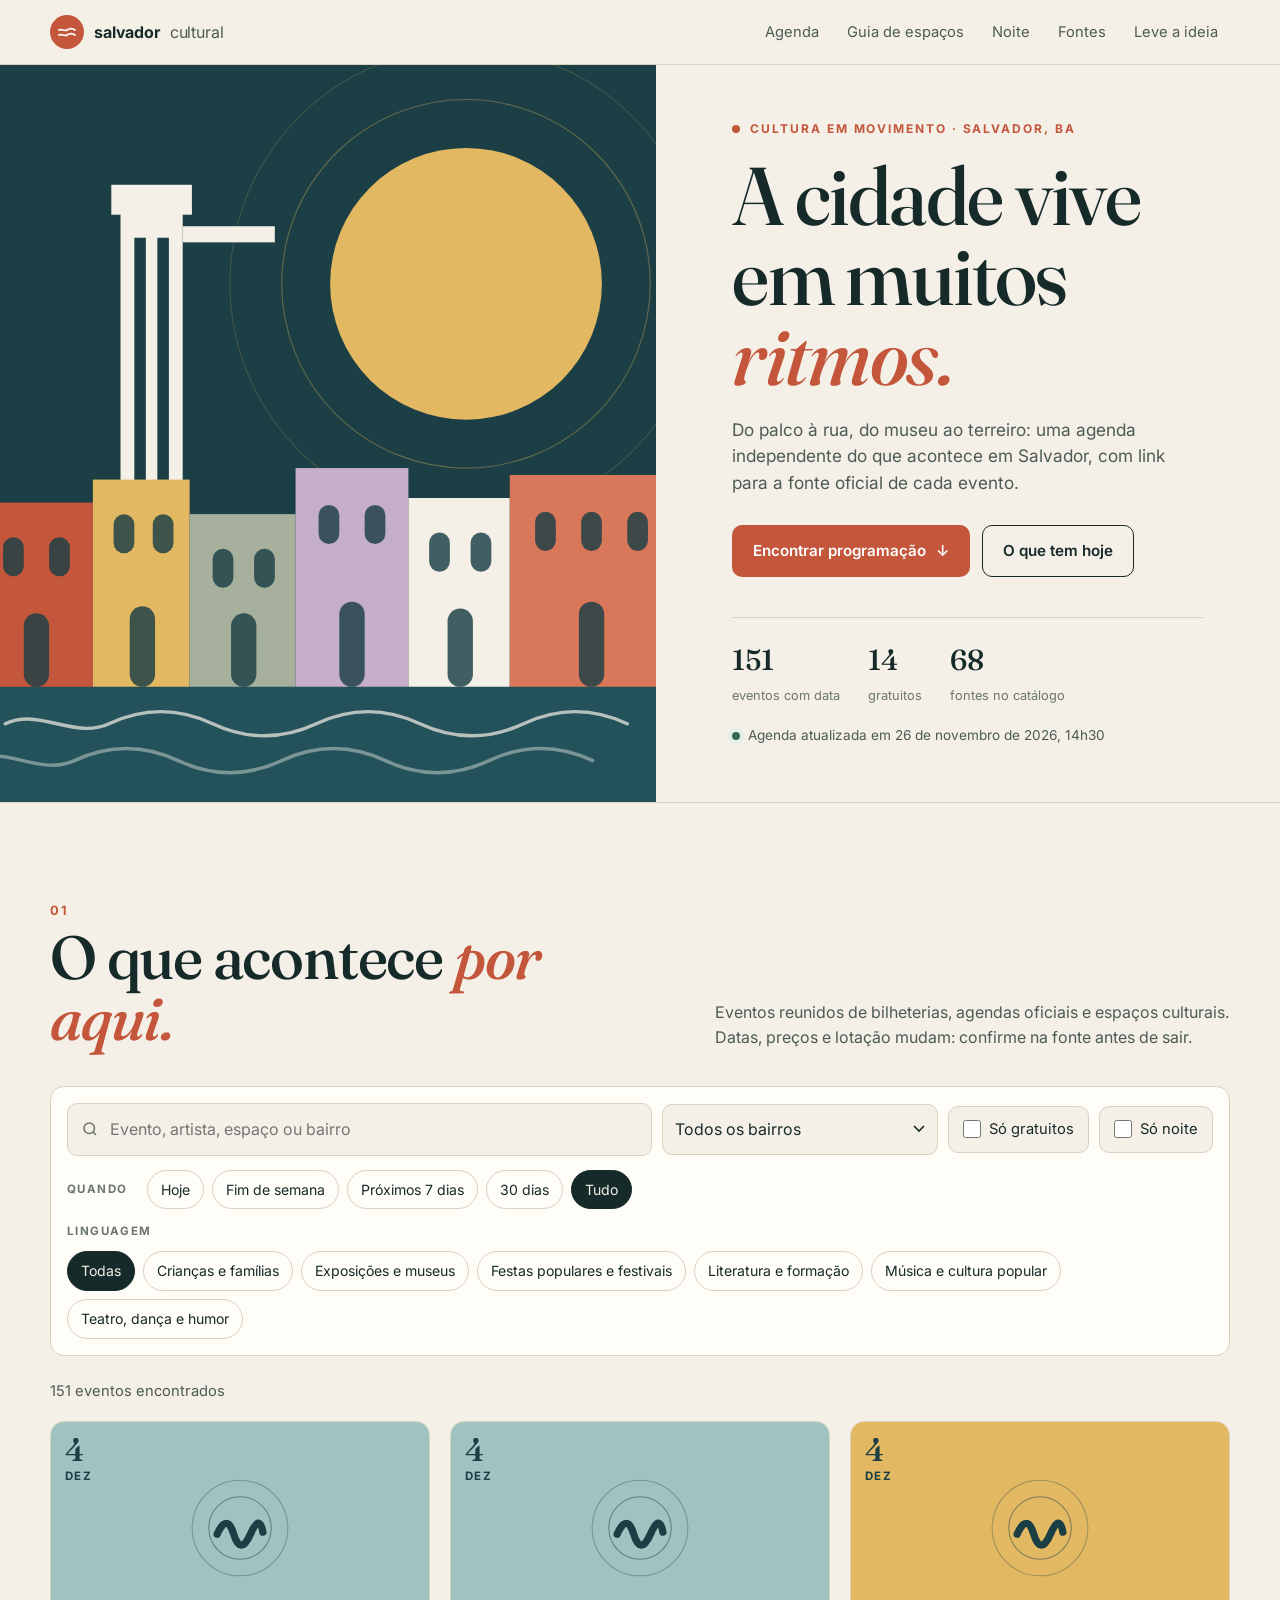
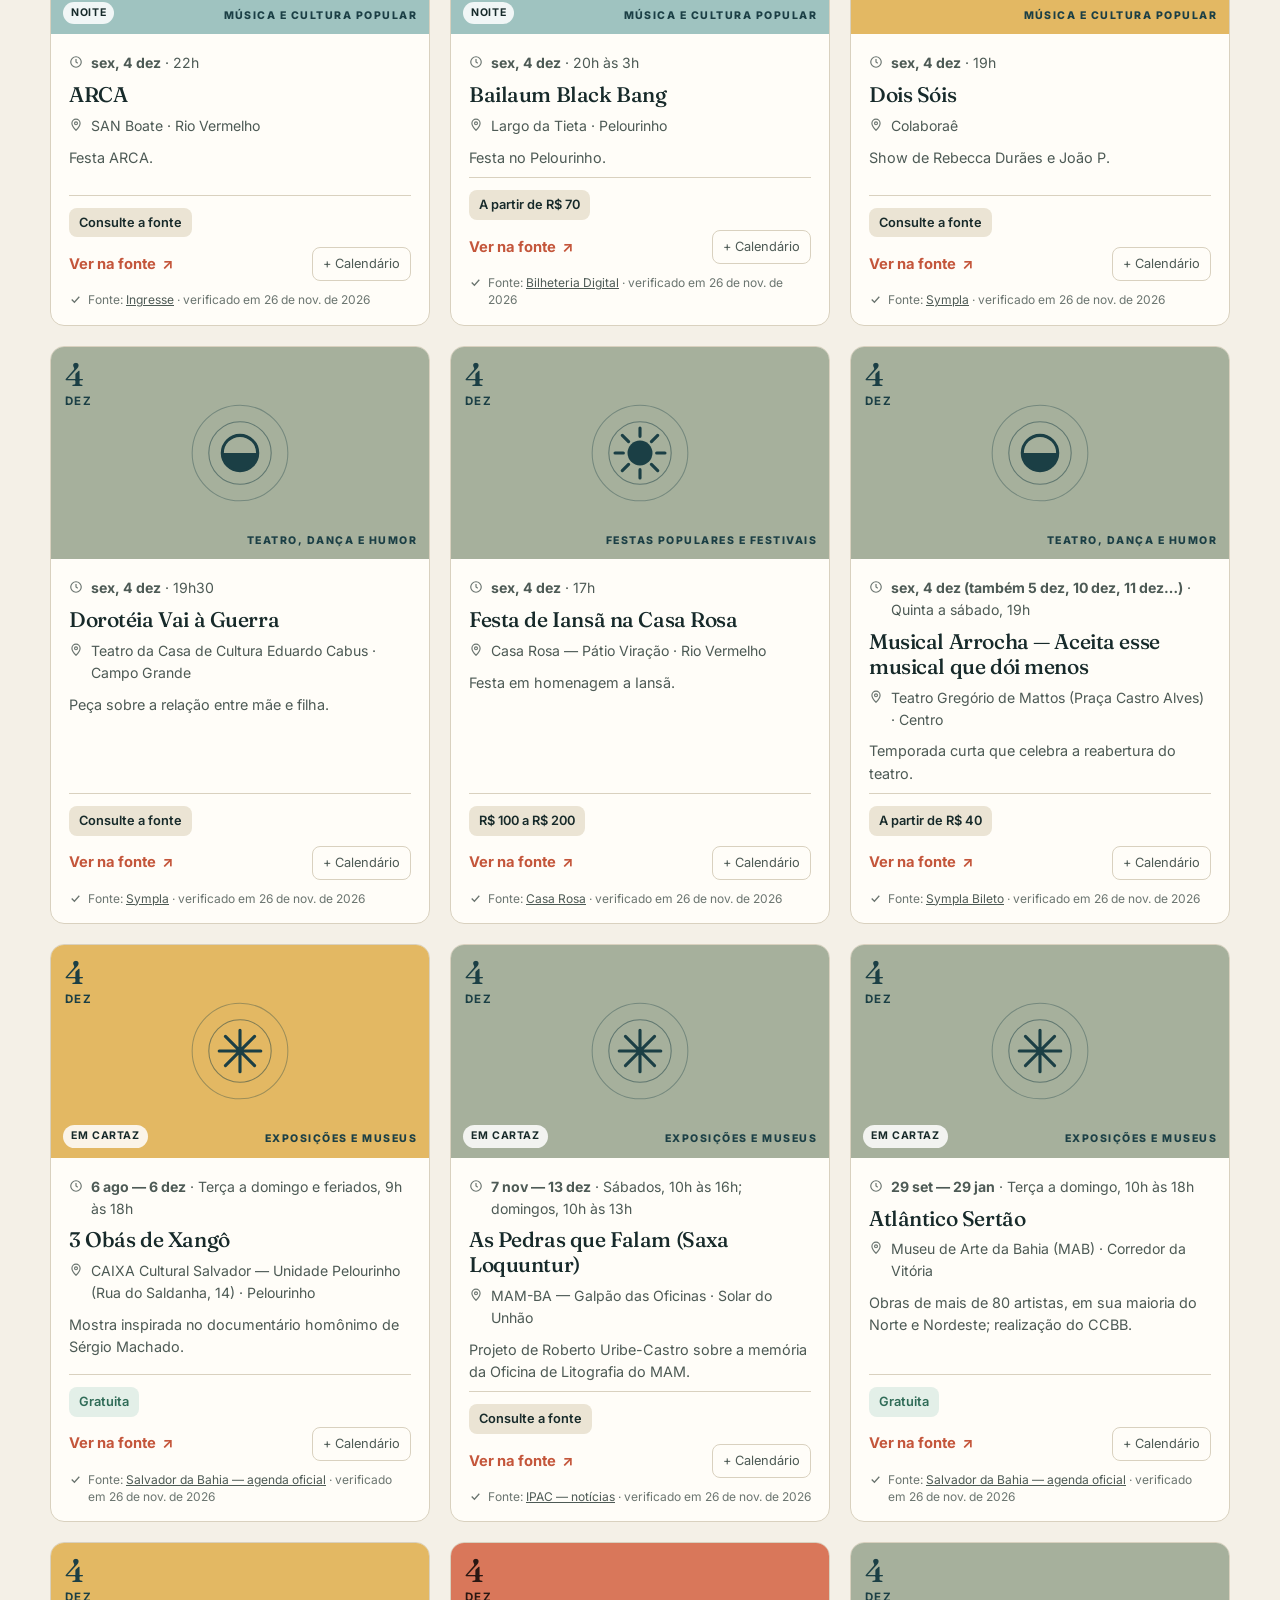
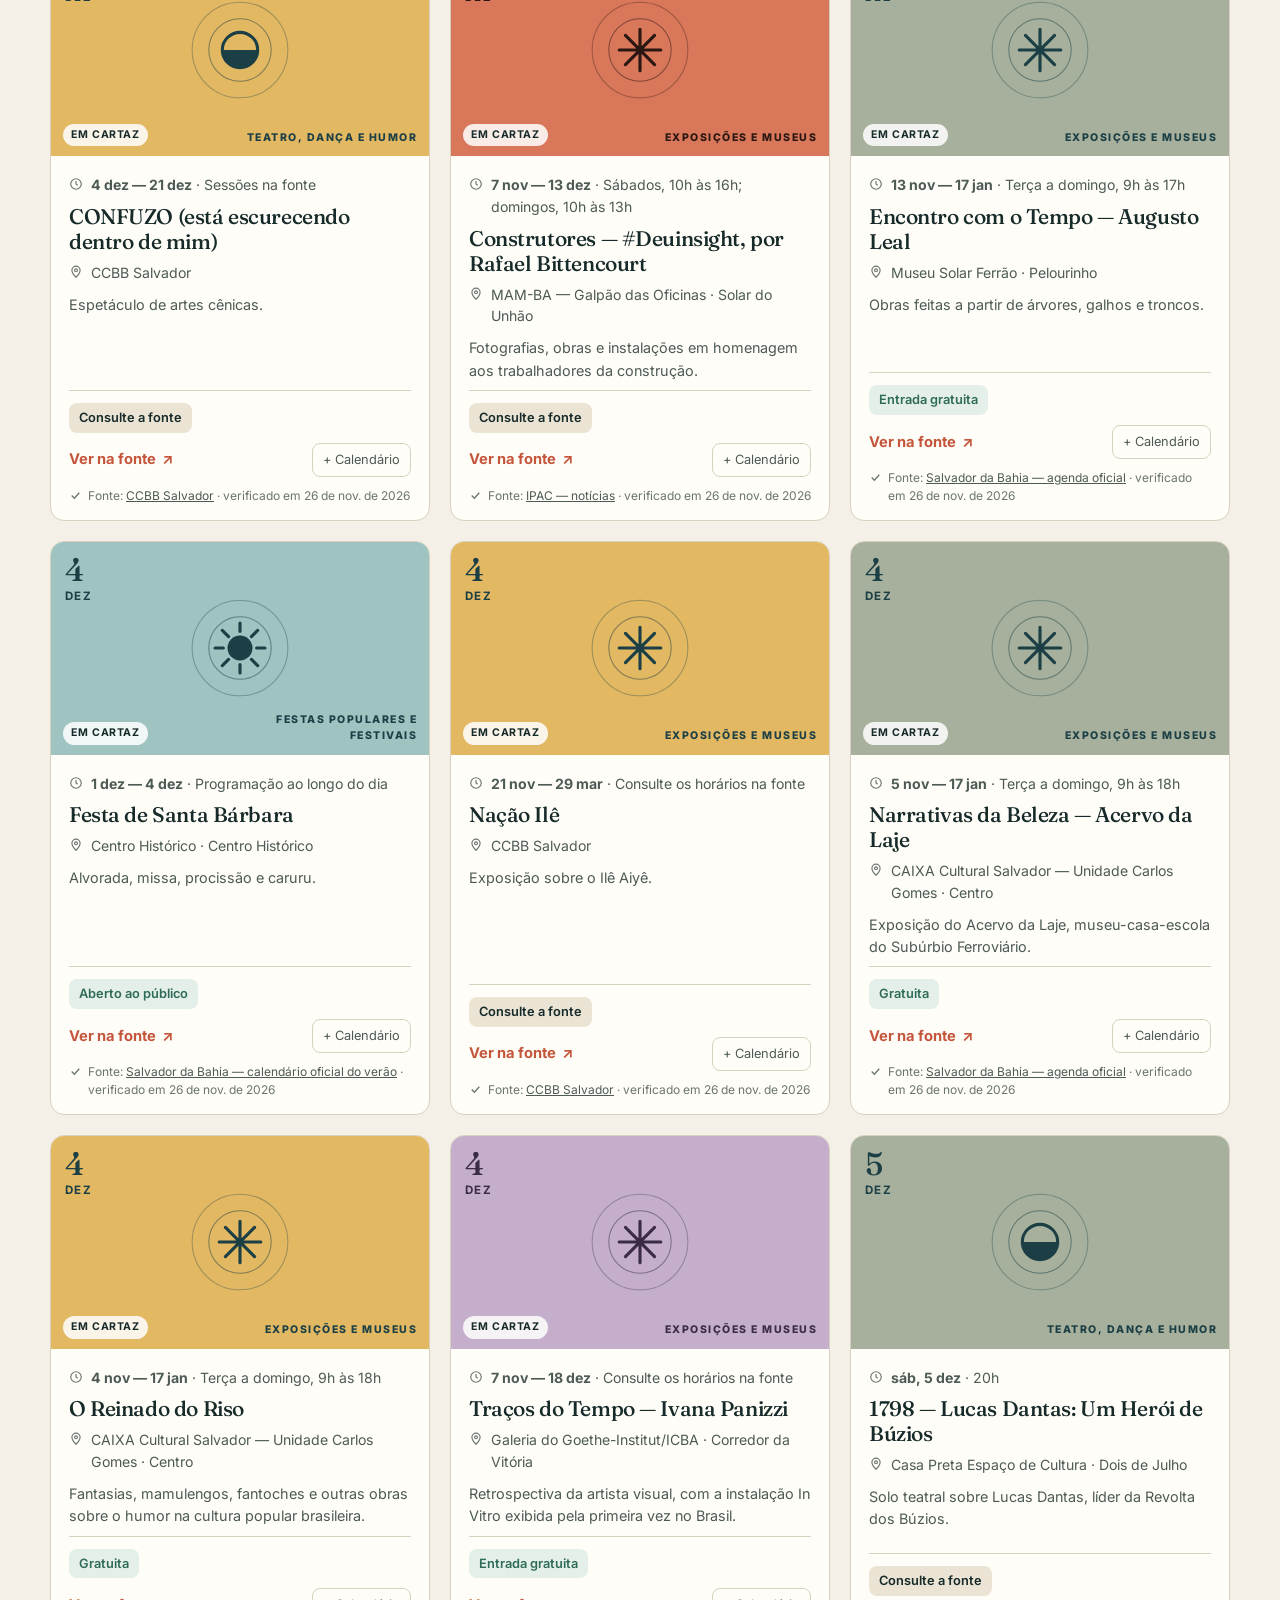
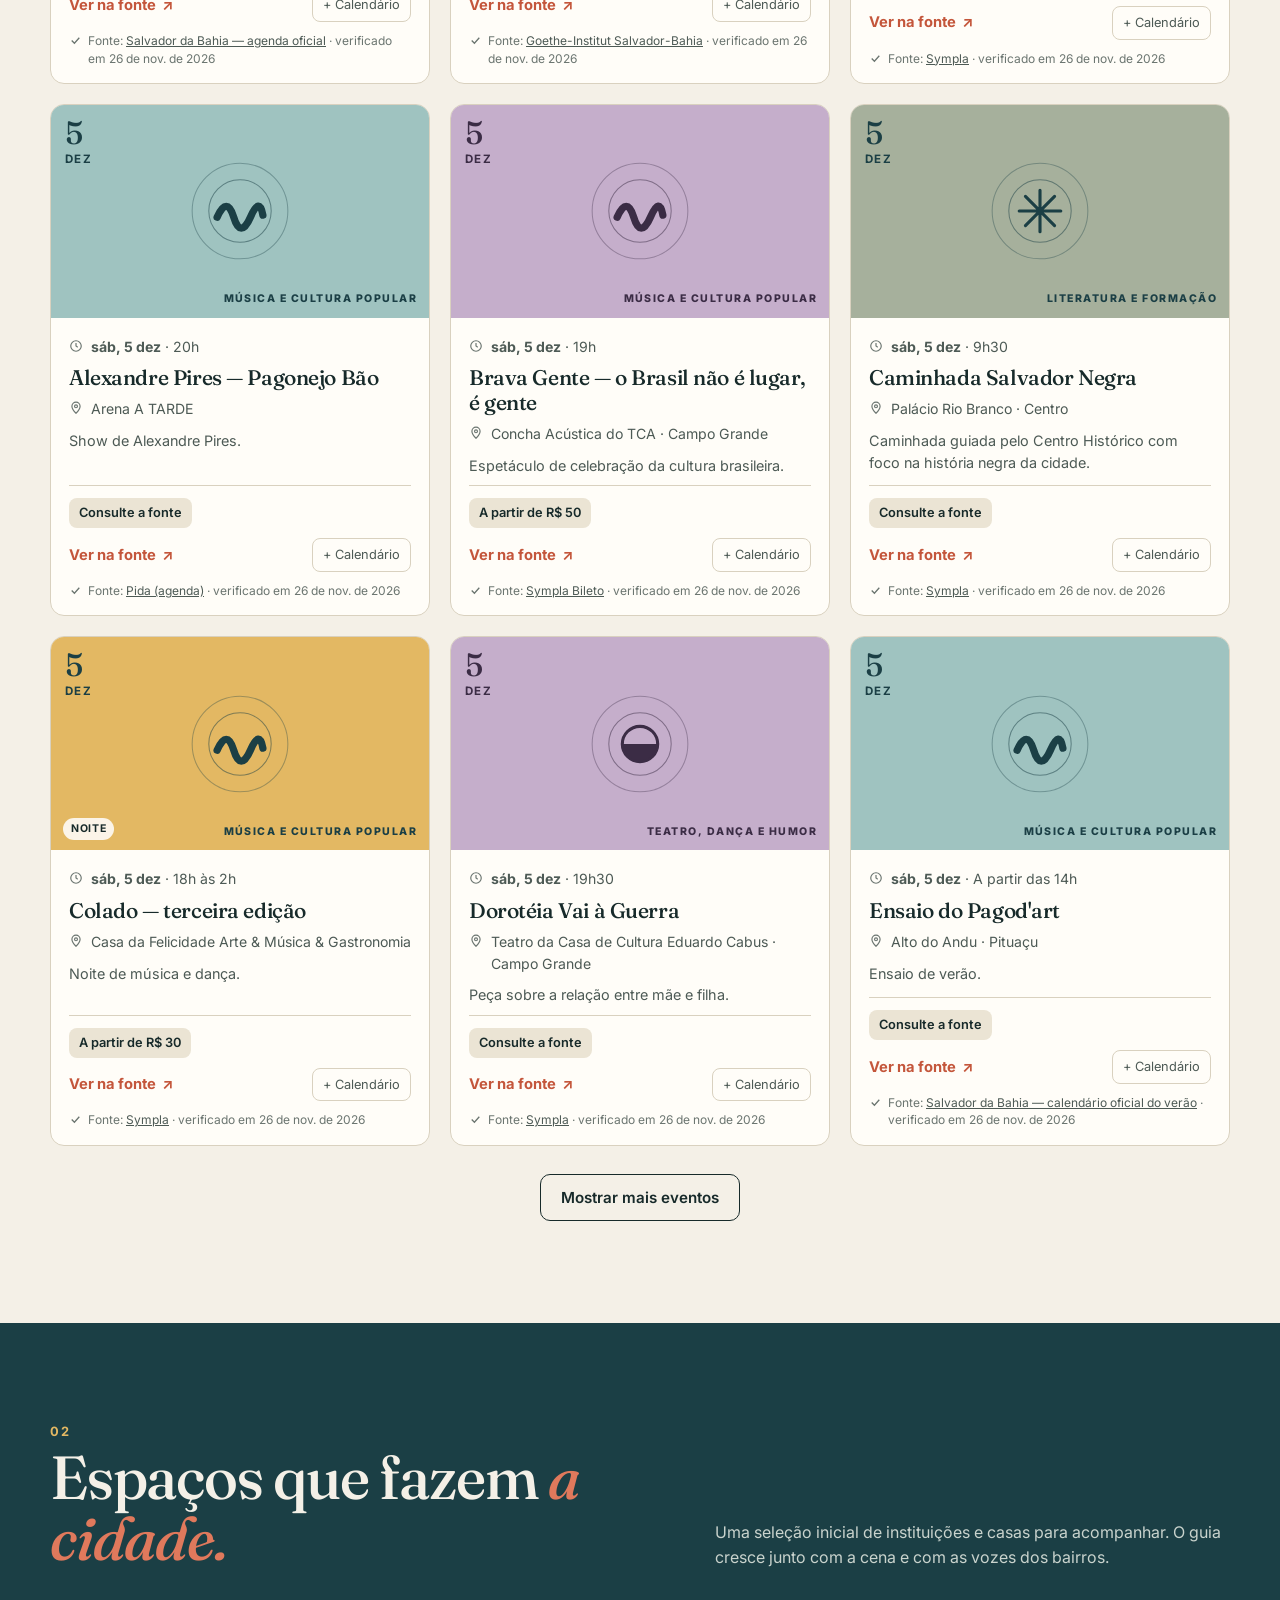
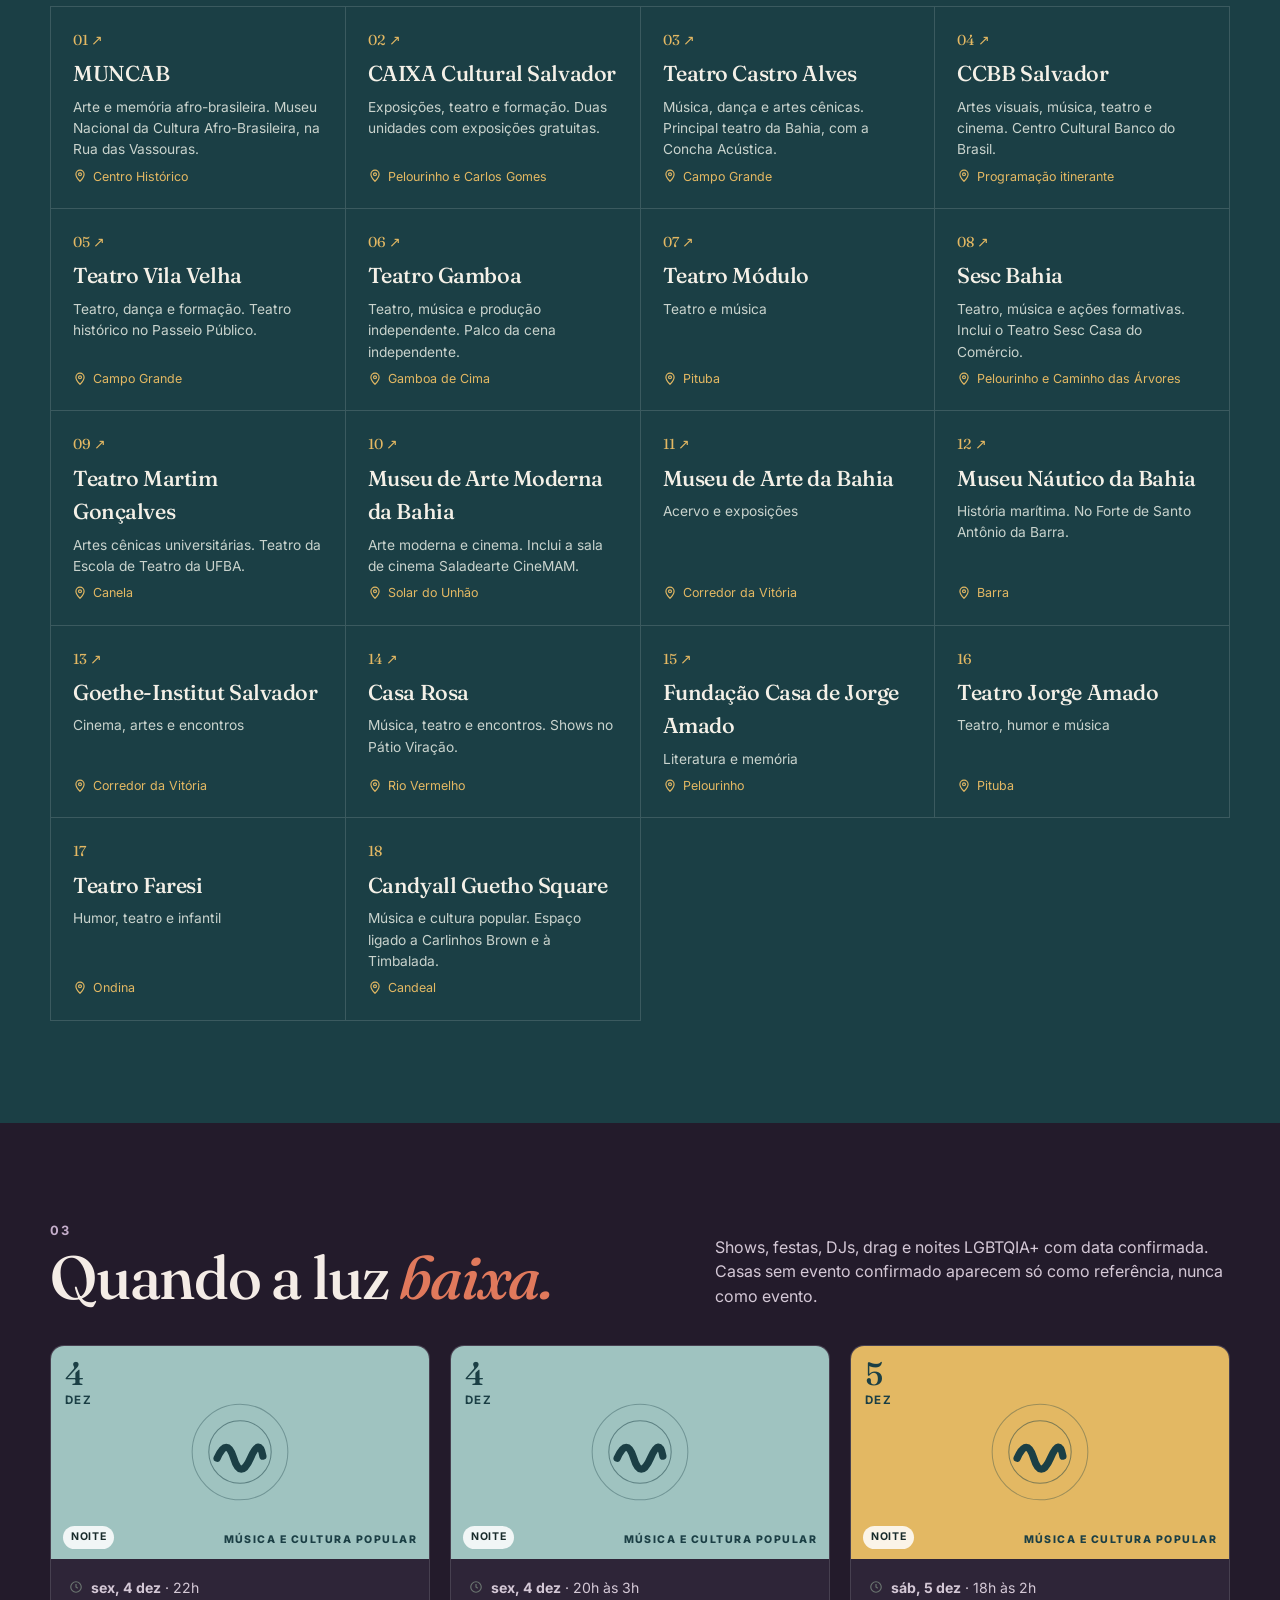
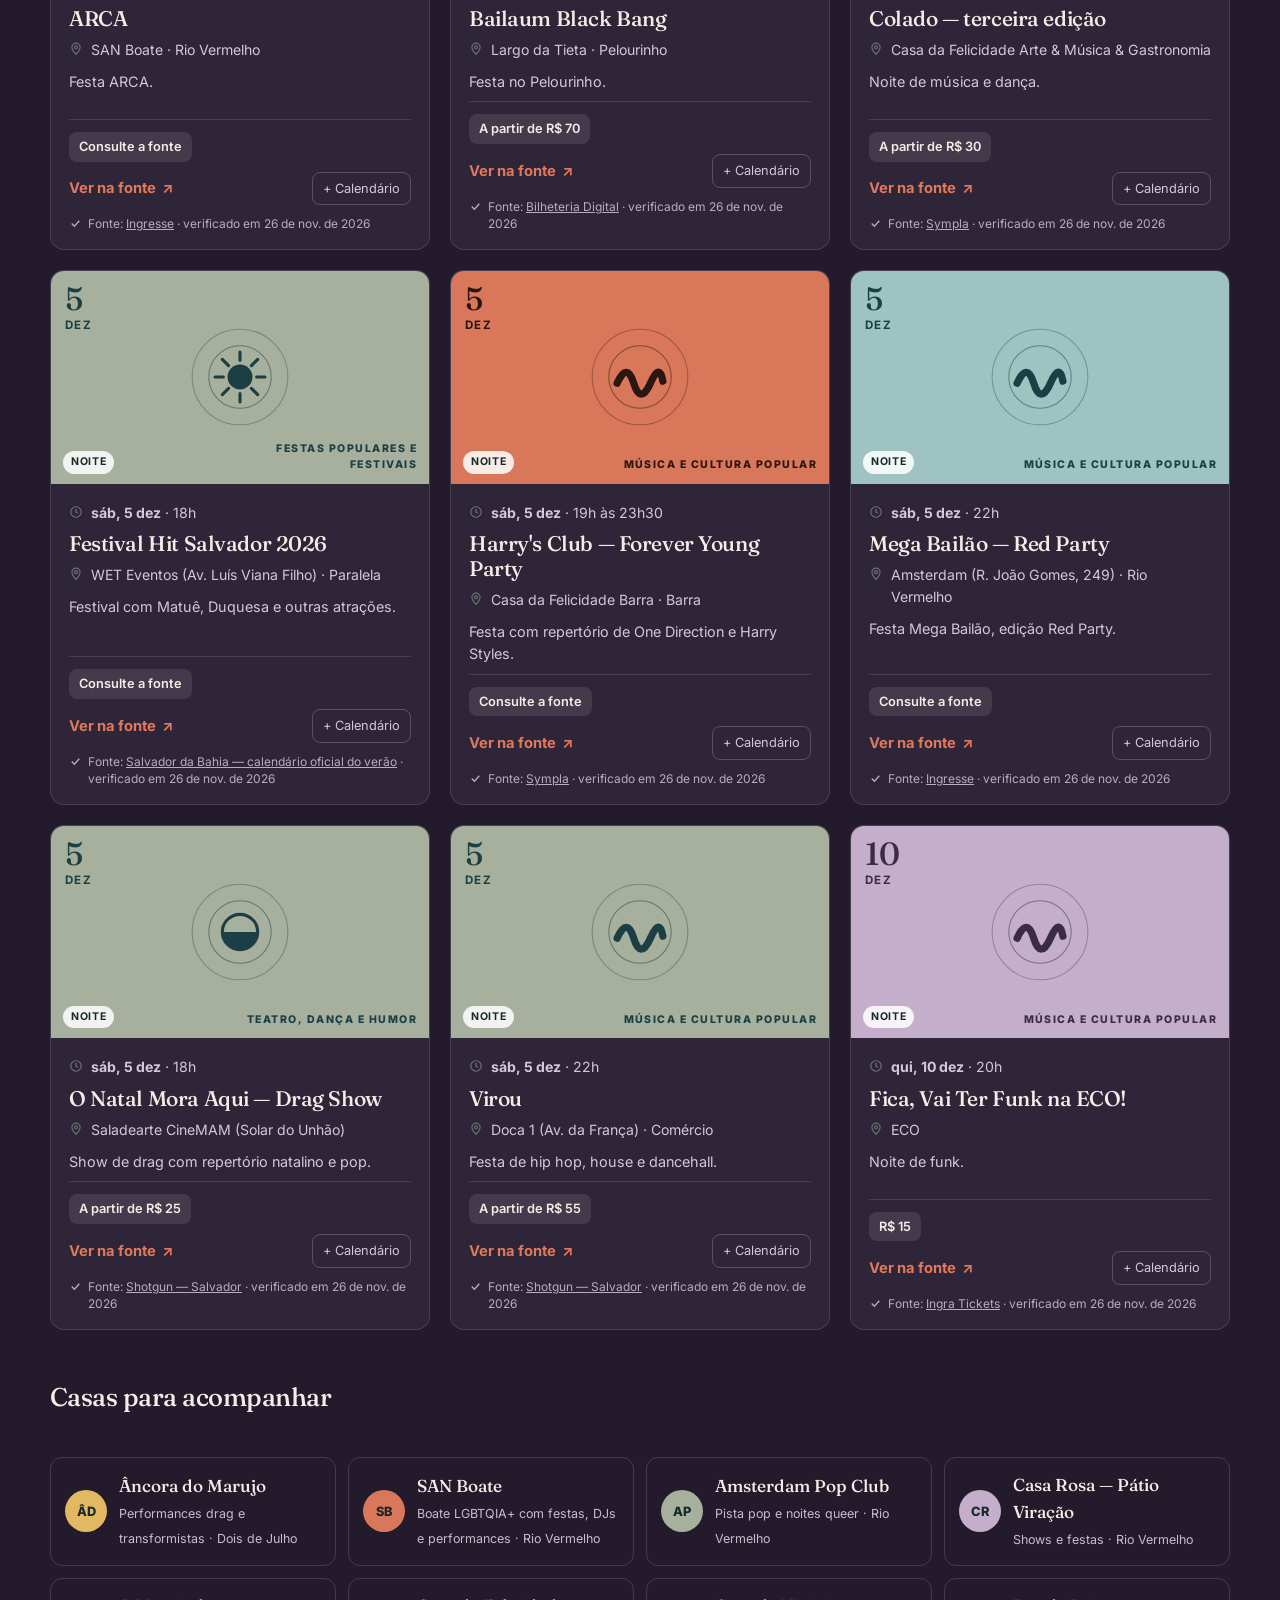
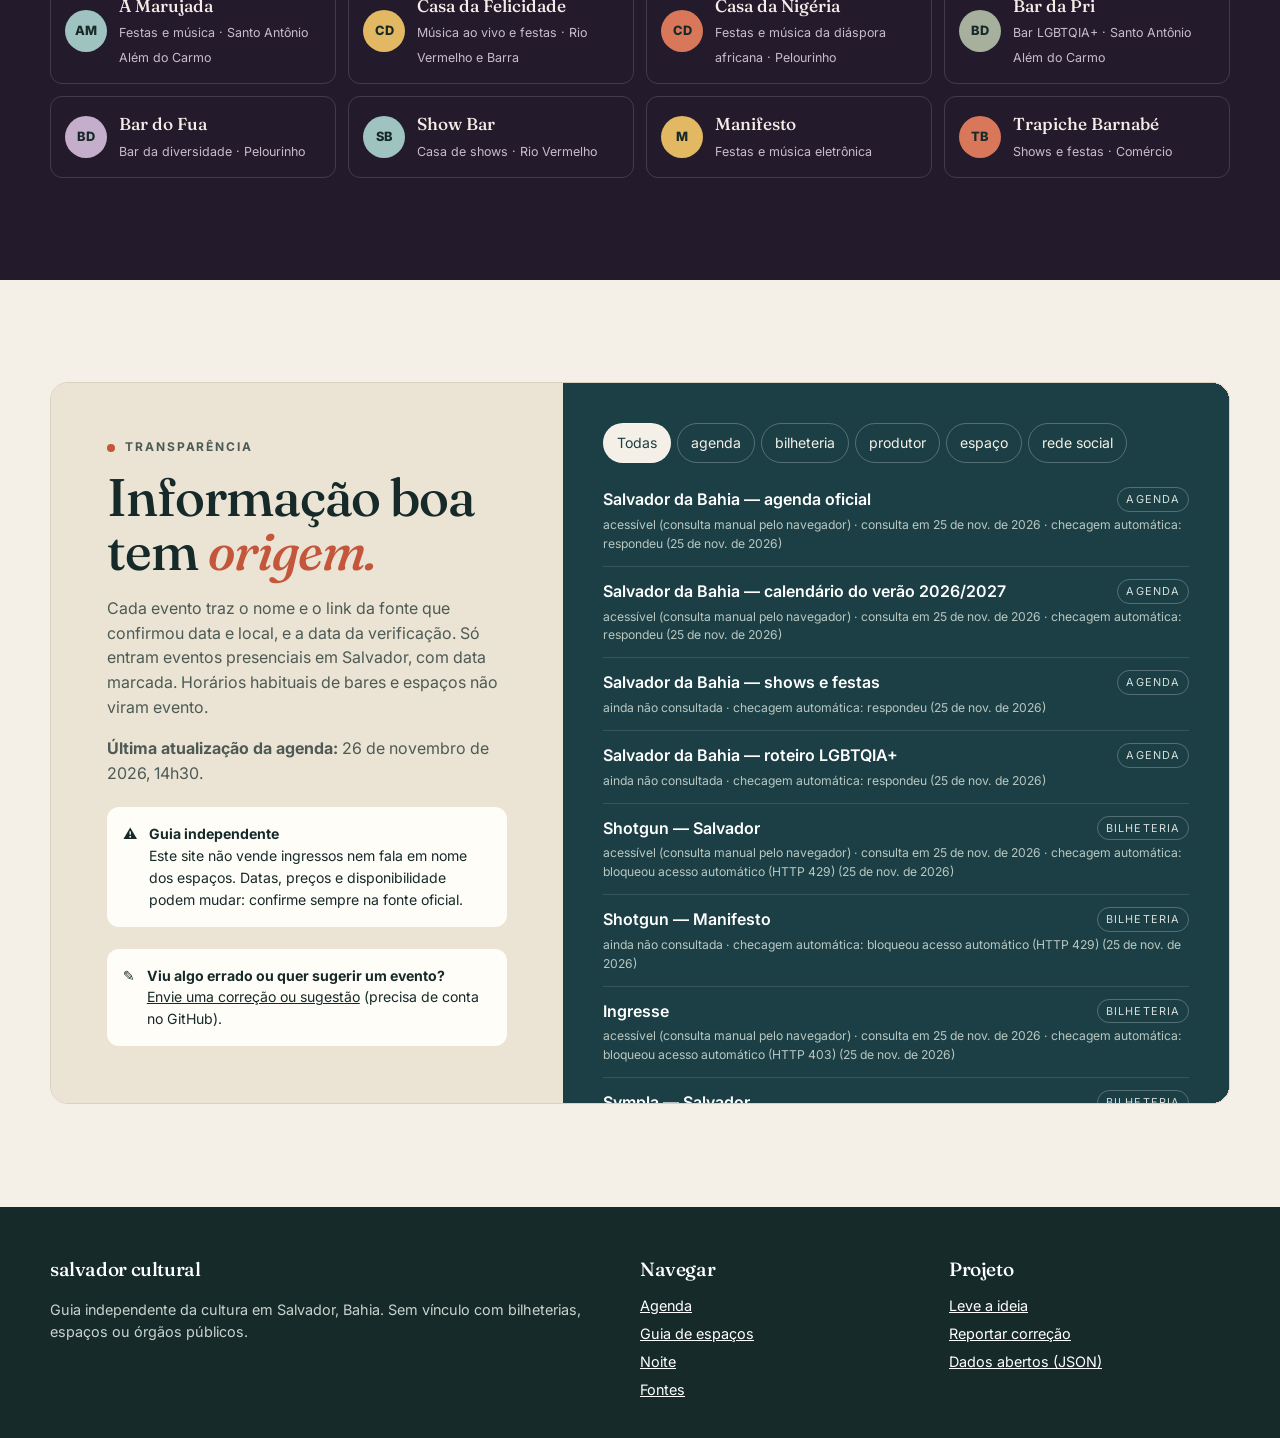
<file: index.html>
<!doctype html>
<html lang="pt-BR">
<head>
<meta charset="utf-8">
<meta name="viewport" content="width=device-width, initial-scale=1">
<title>Salvador Cultural — agenda e guia cultural de Salvador</title>
<meta name="description" content="Agenda cultural independente de Salvador (BA): shows, teatro, dança, exposições, festas populares e noite, sempre com link para a fonte oficial.">
<meta property="og:title" content="Salvador Cultural — agenda e guia cultural">
<meta property="og:description" content="O que acontece em Salvador, do palco à rua, do museu ao terreiro. Cada evento aponta para a fonte oficial.">
<meta property="og:type" content="website">
<meta name="theme-color" content="#1b3f45">
<link rel="icon" href="data:image/svg+xml,%3Csvg xmlns='http://www.w3.org/2000/svg' viewBox='0 0 32 32'%3E%3Ccircle cx='16' cy='16' r='16' fill='%23c4563b'/%3E%3Cpath d='M7 13c3-2 6 2 9 0s6-2 9 0M7 18c3-2 6 2 9 0s6-2 9 0' stroke='%23fff' stroke-width='2' fill='none' stroke-linecap='round'/%3E%3C/svg%3E">
<link rel="preconnect" href="https://fonts.googleapis.com">
<link rel="preconnect" href="https://fonts.gstatic.com" crossorigin>
<link href="https://fonts.googleapis.com/css2?family=Fraunces:ital,opsz,wght@0,9..144,400;0,9..144,500;1,9..144,400;1,9..144,500&family=Inter:wght@400;600;700;800&display=swap" rel="stylesheet">
<link rel="stylesheet" href="assets/style.css">
</head>
<body>
<a class="pular" href="#agenda">Pular para a agenda</a>

<header class="topo">
  <div class="wrap">
    <a class="marca" href="./" aria-label="Salvador Cultural, início">
      <span class="selo" aria-hidden="true"><svg width="20" height="20" viewBox="0 0 20 20"><path d="M2 8c2.6-1.8 5.4 1.8 8 0s5.4-1.8 8 0M2 13c2.6-1.8 5.4 1.8 8 0s5.4-1.8 8 0" stroke="#fff" stroke-width="1.8" fill="none" stroke-linecap="round"/></svg></span>
      salvador<span>cultural</span>
    </a>
    <nav aria-label="Principal">
      <button class="menu-btn" aria-expanded="false" aria-controls="menu">Menu</button>
      <ul class="menu" id="menu">
        <li><a href="#agenda">Agenda</a></li>
        <li><a href="#guia">Guia de espaços</a></li>
        <li><a href="#noite">Noite</a></li>
        <li><a href="#fontes">Fontes</a></li>
        <li><a href="sobre.html">Leve a ideia</a></li>
      </ul>
    </nav>
  </div>
</header>

<main>
<section class="hero" aria-labelledby="titulo-hero">
  <div class="hero-arte" aria-hidden="true">
    <svg viewBox="0 0 600 640" preserveAspectRatio="xMidYMid slice">
      <rect width="600" height="640" fill="#1b3f45"/>
      <circle cx="420" cy="190" r="118" fill="#e3b863"/>
      <circle cx="420" cy="190" r="160" fill="none" stroke="#e3b863" stroke-opacity=".35"/>
      <circle cx="420" cy="190" r="205" fill="none" stroke="#e3b863" stroke-opacity=".18"/>
      <!-- elevador -->
      <rect x="120" y="120" width="54" height="300" fill="#f4f0e7"/>
      <rect x="112" y="104" width="70" height="26" fill="#f4f0e7"/>
      <rect x="174" y="140" width="80" height="14" fill="#f4f0e7"/>
      <g fill="#1b3f45"><rect x="132" y="150" width="10" height="240"/><rect x="152" y="150" width="10" height="240"/></g>
      <!-- casario -->
      <g>
        <rect x="0" y="380" width="96" height="160" fill="#c4563b"/><rect x="96" y="360" width="84" height="180" fill="#e3b863"/>
        <rect x="180" y="390" width="92" height="150" fill="#a6b09c"/><rect x="272" y="350" width="98" height="190" fill="#c5aecb"/>
        <rect x="370" y="376" width="88" height="164" fill="#f4f0e7"/><rect x="458" y="356" width="142" height="184" fill="#d9775a"/>
      </g>
      <g fill="#1b3f45" opacity=".82">
        <rect x="18" y="410" width="18" height="34" rx="9"/><rect x="58" y="410" width="18" height="34" rx="9"/>
        <rect x="114" y="390" width="18" height="34" rx="9"/><rect x="148" y="390" width="18" height="34" rx="9"/>
        <rect x="200" y="420" width="18" height="34" rx="9"/><rect x="236" y="420" width="18" height="34" rx="9"/>
        <rect x="292" y="382" width="18" height="34" rx="9"/><rect x="332" y="382" width="18" height="34" rx="9"/>
        <rect x="388" y="406" width="18" height="34" rx="9"/><rect x="424" y="406" width="18" height="34" rx="9"/>
        <rect x="480" y="388" width="18" height="34" rx="9"/><rect x="520" y="388" width="18" height="34" rx="9"/><rect x="560" y="388" width="18" height="34" rx="9"/>
        <rect x="36" y="476" width="22" height="64" rx="11"/><rect x="128" y="470" width="22" height="70" rx="11"/><rect x="216" y="476" width="22" height="64" rx="11"/>
        <rect x="310" y="466" width="22" height="74" rx="11"/><rect x="404" y="472" width="22" height="68" rx="11"/><rect x="518" y="466" width="22" height="74" rx="11"/>
      </g>
      <!-- baía -->
      <rect x="0" y="540" width="600" height="100" fill="#24525a"/>
      <g stroke="#f4f0e7" stroke-width="3" fill="none" stroke-linecap="round" opacity=".7">
        <path d="M20 572c30-14 60 14 90 0s60-14 90 0 60 14 90 0 60-14 90 0 60 14 90 0 60-14 90 0"/>
        <path d="M-10 604c30-14 60 14 90 0s60-14 90 0 60 14 90 0 60-14 90 0 60 14 90 0 60-14 90 0" opacity=".6"/>
      </g>
    </svg>
  </div>
  <div class="hero-txt">
    <p class="sobretitulo">Cultura em movimento · Salvador, BA</p>
    <h1 id="titulo-hero">A cidade vive em muitos <em class="acento">ritmos.</em></h1>
    <p>Do palco à rua, do museu ao terreiro: uma agenda independente do que acontece em Salvador, com link para a fonte oficial de cada evento.</p>
    <div class="botoes">
      <a class="btn btn-primario" href="#agenda">Encontrar programação <span aria-hidden="true">↓</span></a>
      <a class="btn btn-linha" href="#hoje" id="btn-hoje">O que tem hoje</a>
    </div>
    <div class="numeros" aria-live="polite">
      <div><b id="n-eventos">—</b><span>eventos com data</span></div>
      <div><b id="n-gratis">—</b><span>gratuitos</span></div>
      <div><b id="n-fontes">—</b><span>fontes no catálogo</span></div>
    </div>
    <p class="atualizado" id="atualizado-topo">Carregando data da última atualização…</p>
  </div>
</section>

<section id="agenda" class="secao" aria-labelledby="titulo-agenda">
  <div class="wrap">
    <div class="cab-secao">
      <h2 id="titulo-agenda"><span class="num">01</span>O que acontece <em class="acento">por aqui.</em></h2>
      <p>Eventos reunidos de bilheterias, agendas oficiais e espaços culturais. Datas, preços e lotação mudam: confirme na fonte antes de sair.</p>
    </div>

    <form class="filtros" role="search" aria-label="Filtrar a agenda" onsubmit="return false">
      <div class="linha-filtro">
        <label class="busca">
          <span class="sr-only">Buscar evento, espaço ou bairro</span>
          <svg width="18" height="18" viewBox="0 0 24 24" fill="none" stroke="currentColor" stroke-width="2" aria-hidden="true"><circle cx="11" cy="11" r="7"/><path d="m20 20-3.5-3.5"/></svg>
          <input id="f-busca" type="search" placeholder="Evento, artista, espaço ou bairro" autocomplete="off">
        </label>
        <label><span class="sr-only">Bairro</span><select id="f-bairro"><option value="">Todos os bairros</option></select></label>
        <label class="alternar"><input type="checkbox" id="f-gratis"> Só gratuitos</label>
        <label class="alternar"><input type="checkbox" id="f-noite"> Só noite</label>
      </div>
      <div class="linha-filtro">
        <span class="rotulo" id="r-quando">Quando</span>
        <div class="chips" role="group" aria-labelledby="r-quando" id="f-quando">
          <button type="button" class="chip" data-v="hoje" aria-pressed="false">Hoje</button>
          <button type="button" class="chip" data-v="fds" aria-pressed="false">Fim de semana</button>
          <button type="button" class="chip" data-v="7" aria-pressed="false">Próximos 7 dias</button>
          <button type="button" class="chip" data-v="30" aria-pressed="false">30 dias</button>
          <button type="button" class="chip" data-v="tudo" aria-pressed="true">Tudo</button>
        </div>
      </div>
      <div class="linha-filtro">
        <span class="rotulo" id="r-cat">Linguagem</span>
        <div class="chips" role="group" aria-labelledby="r-cat" id="f-cat"></div>
      </div>
    </form>

    <div class="resumo">
      <p id="contagem" aria-live="polite" style="margin:0">Carregando agenda…</p>
      <button type="button" class="limpar" id="limpar" hidden>Limpar filtros</button>
    </div>
    <div class="grade" id="lista"></div>
    <div class="mais"><button type="button" class="btn btn-linha" id="ver-mais" hidden>Mostrar mais eventos</button></div>
  </div>
</section>

<section id="guia" class="secao escuro" aria-labelledby="titulo-guia">
  <div class="wrap">
    <div class="cab-secao">
      <h2 id="titulo-guia"><span class="num">02</span>Espaços que fazem <em class="acento">a cidade.</em></h2>
      <p>Uma seleção inicial de instituições e casas para acompanhar. O guia cresce junto com a cena e com as vozes dos bairros.</p>
    </div>
    <div class="grade-espacos" id="lista-guia"></div>
  </div>
</section>

<section id="noite" class="secao noite" aria-labelledby="titulo-noite">
  <div class="wrap">
    <div class="cab-secao">
      <h2 id="titulo-noite"><span class="num">03</span>Quando a luz <em class="acento">baixa.</em></h2>
      <p>Shows, festas, DJs, drag e noites LGBTQIA+ com data confirmada. Casas sem evento confirmado aparecem só como referência, nunca como evento.</p>
    </div>
    <div class="grade" id="lista-noite"></div>
    <h3 class="subtitulo">Casas para acompanhar</h3>
    <div class="lista-casas" id="lista-casas"></div>
  </div>
</section>

<section id="fontes" class="secao" aria-labelledby="titulo-fontes">
  <div class="wrap">
    <div class="transp">
      <div class="transp-txt">
        <p class="sobretitulo">Transparência</p>
        <h2 id="titulo-fontes">Informação boa tem <em class="acento">origem.</em></h2>
        <p>Cada evento traz o nome e o link da fonte que confirmou data e local, e a data da verificação. Só entram eventos presenciais em Salvador, com data marcada. Horários habituais de bares e espaços não viram evento.</p>
        <p id="ultima-atualizacao"></p>
        <div class="aviso">
          <span aria-hidden="true">⚠</span>
          <div><b>Guia independente</b>Este site não vende ingressos nem fala em nome dos espaços. Datas, preços e disponibilidade podem mudar: confirme sempre na fonte oficial.</div>
        </div>
        <div class="aviso">
          <span aria-hidden="true">✎</span>
          <div><b>Viu algo errado ou quer sugerir um evento?</b><a href="https://github.com/pablojacinto/salvadorcultural/issues/new?template=correcao.md">Envie uma correção ou sugestão</a> (precisa de conta no GitHub).</div>
        </div>
      </div>
      <div class="transp-lista">
        <div class="filtro-fontes" id="filtro-fontes" role="group" aria-label="Filtrar fontes por tipo"></div>
        <div id="lista-fontes"></div>
      </div>
    </div>
  </div>
</section>
</main>

<footer class="rodape">
  <div class="wrap">
    <div>
      <h3>salvador cultural</h3>
      <p>Guia independente da cultura em Salvador, Bahia. Sem vínculo com bilheterias, espaços ou órgãos públicos.</p>
    </div>
    <div>
      <h3>Navegar</h3>
      <ul><li><a href="#agenda">Agenda</a></li><li><a href="#guia">Guia de espaços</a></li><li><a href="#noite">Noite</a></li><li><a href="#fontes">Fontes</a></li></ul>
    </div>
    <div>
      <h3>Projeto</h3>
      <ul><li><a href="sobre.html">Leve a ideia</a></li><li><a href="https://github.com/pablojacinto/salvadorcultural/issues/new?template=correcao.md">Reportar correção</a></li><li><a href="data/eventos.json">Dados abertos (JSON)</a></li></ul>
    </div>
  </div>
</footer>
<div class="toast" id="toast" role="status"></div>
<script src="assets/app.js" defer></script>
</body>
</html>
</file>
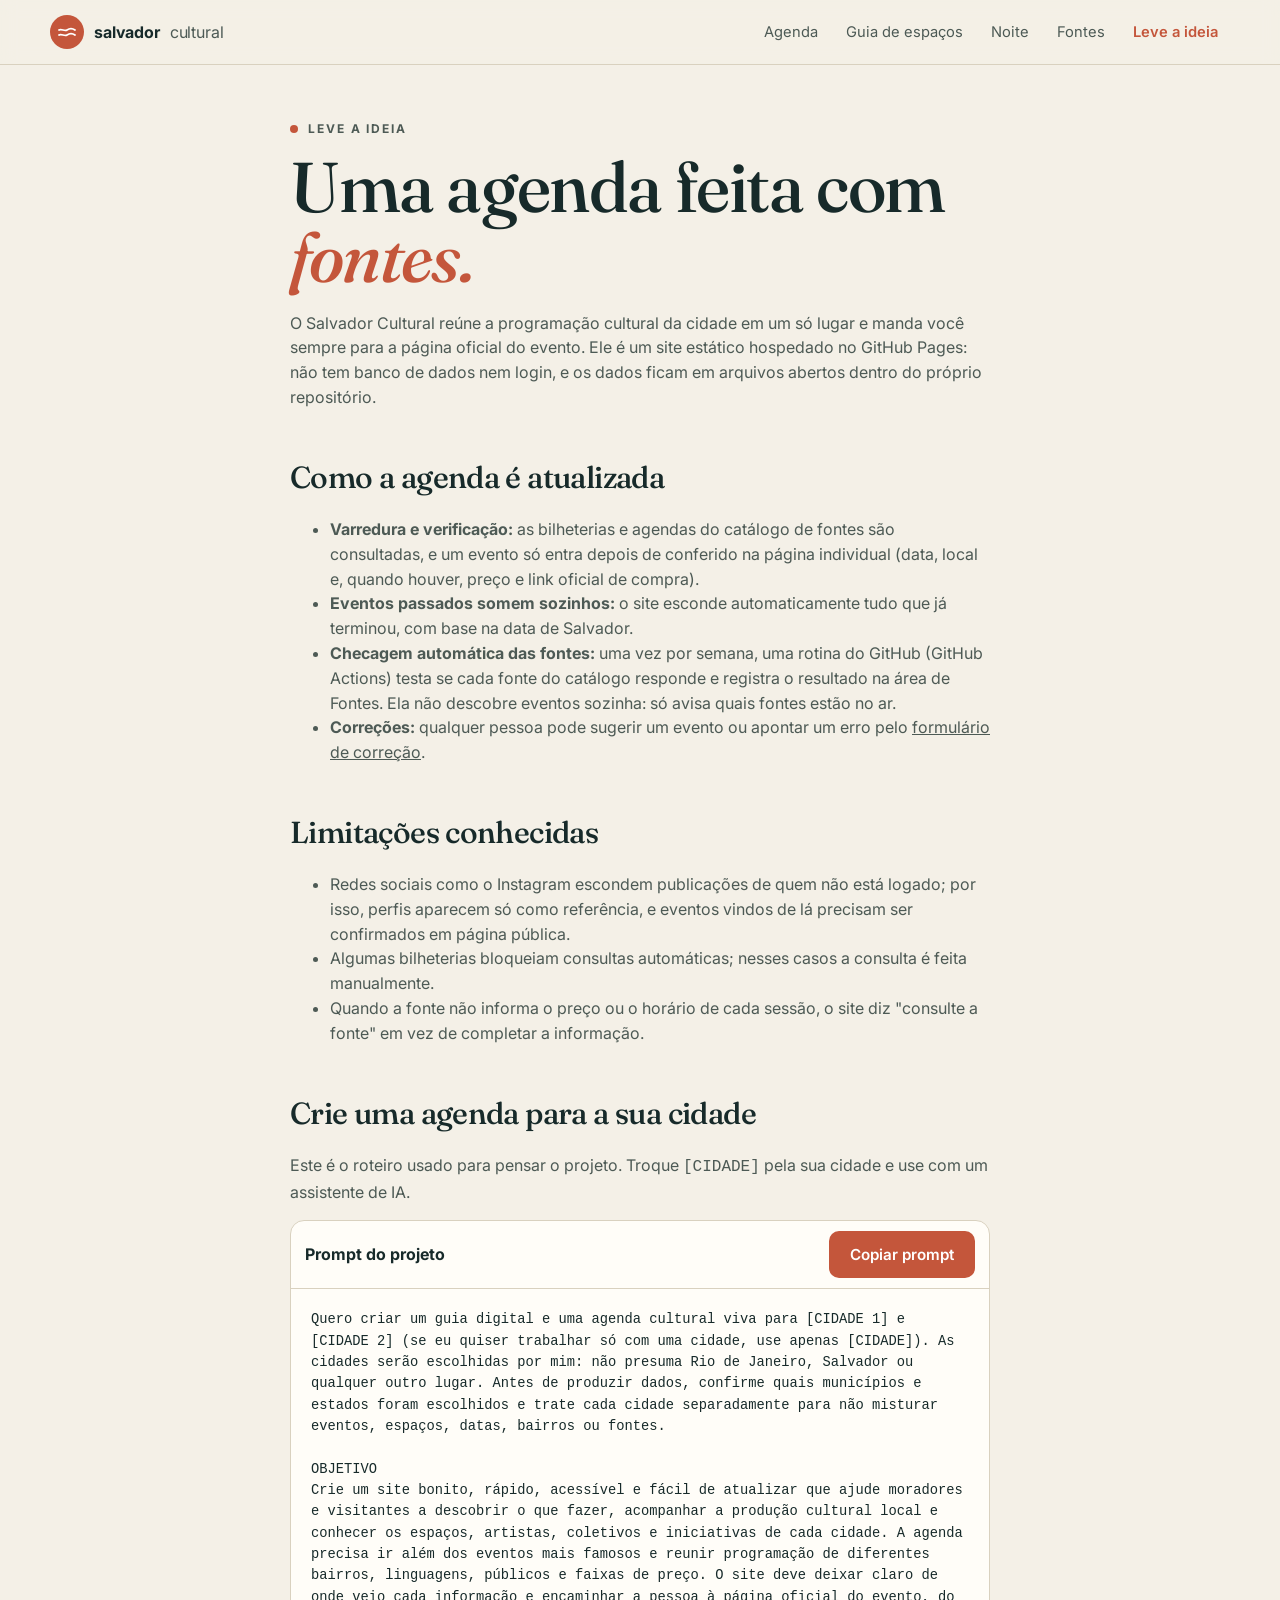
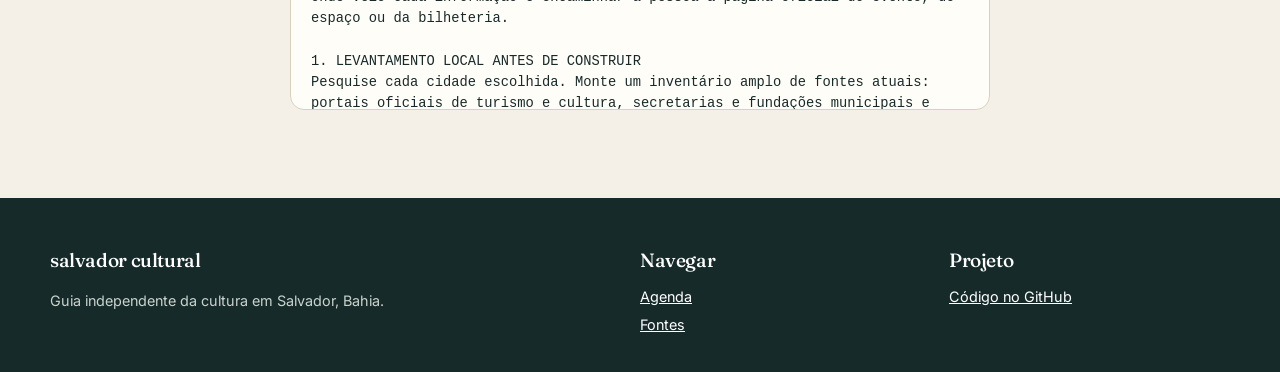
<file: sobre.html>
<!doctype html>
<html lang="pt-BR">
<head>
<meta charset="utf-8">
<meta name="viewport" content="width=device-width, initial-scale=1">
<title>Leve a ideia — Salvador Cultural</title>
<meta name="description" content="Como o Salvador Cultural funciona, como é atualizado e como criar uma agenda parecida para a sua cidade.">
<meta name="theme-color" content="#1b3f45">
<link rel="icon" href="data:image/svg+xml,%3Csvg xmlns='http://www.w3.org/2000/svg' viewBox='0 0 32 32'%3E%3Ccircle cx='16' cy='16' r='16' fill='%23c4563b'/%3E%3Cpath d='M7 13c3-2 6 2 9 0s6-2 9 0M7 18c3-2 6 2 9 0s6-2 9 0' stroke='%23fff' stroke-width='2' fill='none' stroke-linecap='round'/%3E%3C/svg%3E">
<link rel="preconnect" href="https://fonts.googleapis.com">
<link rel="preconnect" href="https://fonts.gstatic.com" crossorigin>
<link href="https://fonts.googleapis.com/css2?family=Fraunces:ital,opsz,wght@0,9..144,400;0,9..144,500;1,9..144,400;1,9..144,500&family=Inter:wght@400;600;700;800&display=swap" rel="stylesheet">
<link rel="stylesheet" href="assets/style.css">
</head>
<body>
<header class="topo">
  <div class="wrap">
    <a class="marca" href="./" aria-label="Salvador Cultural, início">
      <span class="selo" aria-hidden="true"><svg width="20" height="20" viewBox="0 0 20 20"><path d="M2 8c2.6-1.8 5.4 1.8 8 0s5.4-1.8 8 0M2 13c2.6-1.8 5.4 1.8 8 0s5.4-1.8 8 0" stroke="#fff" stroke-width="1.8" fill="none" stroke-linecap="round"/></svg></span>
      salvador<span>cultural</span>
    </a>
    <nav aria-label="Principal">
      <button class="menu-btn" aria-expanded="false" aria-controls="menu">Menu</button>
      <ul class="menu" id="menu">
        <li><a href="./#agenda">Agenda</a></li>
        <li><a href="./#guia">Guia de espaços</a></li>
        <li><a href="./#noite">Noite</a></li>
        <li><a href="./#fontes">Fontes</a></li>
        <li><a href="sobre.html" aria-current="page">Leve a ideia</a></li>
      </ul>
    </nav>
  </div>
</header>

<main class="pagina">
  <div class="wrap prosa">
    <p class="sobretitulo">Leve a ideia</p>
    <h1>Uma agenda feita com <em class="acento">fontes.</em></h1>
    <p>O Salvador Cultural reúne a programação cultural da cidade em um só lugar e manda você sempre para a página oficial do evento. Ele é um site estático hospedado no GitHub Pages: não tem banco de dados nem login, e os dados ficam em arquivos abertos dentro do próprio repositório.</p>

    <h2>Como a agenda é atualizada</h2>
    <ul>
      <li><strong>Varredura e verificação:</strong> as bilheterias e agendas do catálogo de fontes são consultadas, e um evento só entra depois de conferido na página individual (data, local e, quando houver, preço e link oficial de compra).</li>
      <li><strong>Eventos passados somem sozinhos:</strong> o site esconde automaticamente tudo que já terminou, com base na data de Salvador.</li>
      <li><strong>Checagem automática das fontes:</strong> uma vez por semana, uma rotina do GitHub (GitHub Actions) testa se cada fonte do catálogo responde e registra o resultado na área de Fontes. Ela não descobre eventos sozinha: só avisa quais fontes estão no ar.</li>
      <li><strong>Correções:</strong> qualquer pessoa pode sugerir um evento ou apontar um erro pelo <a href="https://github.com/pablojacinto/salvadorcultural/issues/new?template=correcao.md">formulário de correção</a>.</li>
    </ul>

    <h2>Limitações conhecidas</h2>
    <ul>
      <li>Redes sociais como o Instagram escondem publicações de quem não está logado; por isso, perfis aparecem só como referência, e eventos vindos de lá precisam ser confirmados em página pública.</li>
      <li>Algumas bilheterias bloqueiam consultas automáticas; nesses casos a consulta é feita manualmente.</li>
      <li>Quando a fonte não informa o preço ou o horário de cada sessão, o site diz "consulte a fonte" em vez de completar a informação.</li>
    </ul>

    <h2>Crie uma agenda para a sua cidade</h2>
    <p>Este é o roteiro usado para pensar o projeto. Troque <code>[CIDADE]</code> pela sua cidade e use com um assistente de IA.</p>
    <div class="caixa-prompt">
      <div class="barra"><strong>Prompt do projeto</strong><button type="button" class="btn btn-primario" id="copiar">Copiar prompt</button></div>
      <pre id="prompt" tabindex="0">Carregando…</pre>
    </div>
  </div>
</main>

<footer class="rodape">
  <div class="wrap">
    <div><h3>salvador cultural</h3><p>Guia independente da cultura em Salvador, Bahia.</p></div>
    <div><h3>Navegar</h3><ul><li><a href="./#agenda">Agenda</a></li><li><a href="./#fontes">Fontes</a></li></ul></div>
    <div><h3>Projeto</h3><ul><li><a href="https://github.com/pablojacinto/salvadorcultural">Código no GitHub</a></li></ul></div>
  </div>
</footer>
<div class="toast" id="toast" role="status"></div>
<script>
(() => {
  const pre = document.getElementById("prompt"), t = document.getElementById("toast");
  const aviso = (m) => { t.textContent = m; t.classList.add("on"); setTimeout(() => t.classList.remove("on"), 2200); };
  fetch("data/prompt.txt").then((r) => r.text()).then((x) => { pre.textContent = x; }).catch(() => { pre.textContent = "Não foi possível carregar o prompt."; });
  document.getElementById("copiar").addEventListener("click", async () => {
    try { await navigator.clipboard.writeText(pre.textContent); aviso("Prompt copiado"); }
    catch { const r = document.createRange(); r.selectNodeContents(pre); const s = getSelection(); s.removeAllRanges(); s.addRange(r); aviso("Selecionado: use Ctrl+C para copiar"); }
  });
  const mb = document.querySelector(".menu-btn"), menu = document.getElementById("menu");
  mb.addEventListener("click", () => { const a = menu.classList.toggle("aberto"); mb.setAttribute("aria-expanded", a); });
})();
</script>
</body>
</html>
</file>
<file: assets/style.css>
:root{
  --creme:#f4f0e7; --creme-2:#ebe4d4; --papel:#fffdf8;
  --tinta:#172a2a; --tinta-2:#4d5a55; --tinta-3:#6b7570;
  --petroleo:#1b3f45; --petroleo-2:#24525a;
  --terracota:#c4563b; --terracota-claro:#e0795c;
  --mostarda:#e3b863; --salvia:#a6b09c; --lilas:#c5aecb; --coral:#d9775a;
  --verde-ok:#2f6b57; --verde-bg:#e3efe8;
  --linha:#d9d1bf;
  --raio:14px;
  --serif:"Fraunces", Georgia, "Times New Roman", serif;
  --sans:"Inter", system-ui, -apple-system, "Segoe UI", Roboto, Arial, sans-serif;
  color-scheme: light;
}
*{box-sizing:border-box}
html{scroll-behavior:smooth;-webkit-text-size-adjust:100%}
body{margin:0;background:var(--creme);color:var(--tinta);font-family:var(--sans);font-size:16px;line-height:1.55}
img,svg{display:block;max-width:100%}
a{color:inherit}
:focus-visible{outline:3px solid var(--terracota);outline-offset:3px;border-radius:6px}
.sr-only{position:absolute!important;width:1px;height:1px;padding:0;margin:-1px;overflow:hidden;clip:rect(0,0,0,0);white-space:nowrap;border:0}
.pular{position:absolute;left:-999px;top:8px;background:var(--tinta);color:#fff;padding:8px 14px;border-radius:8px;z-index:100}
.pular:focus{left:12px}
.wrap{width:min(1180px,100% - 32px);margin-inline:auto}

/* topo */
.topo{position:sticky;top:0;z-index:50;background:color-mix(in srgb,var(--creme) 92%,transparent);backdrop-filter:blur(8px);border-bottom:1px solid var(--linha)}
.topo .wrap{display:flex;align-items:center;justify-content:space-between;gap:16px;min-height:64px}
.marca{display:flex;align-items:center;gap:10px;text-decoration:none;font-weight:700;letter-spacing:-.01em}
.marca span{font-weight:400;color:var(--tinta-2)}
.marca .selo{width:34px;height:34px;border-radius:50%;background:var(--terracota);display:grid;place-items:center}
.menu{display:flex;gap:4px;list-style:none;margin:0;padding:0}
.menu a{display:block;padding:8px 12px;border-radius:999px;text-decoration:none;font-size:.92rem;color:var(--tinta-2)}
.menu a:hover{background:var(--creme-2);color:var(--tinta)}
.menu a[aria-current="page"],.menu a.ativo{color:var(--terracota);font-weight:600}
.menu-btn{display:none;background:none;border:1px solid var(--linha);border-radius:999px;padding:8px 14px;font:inherit;color:var(--tinta);cursor:pointer}
@media (max-width:820px){
  .menu-btn{display:inline-flex;gap:8px;align-items:center}
  .menu{display:none;position:absolute;left:0;right:0;top:64px;flex-direction:column;background:var(--creme);border-bottom:1px solid var(--linha);padding:8px 16px 16px}
  .menu.aberto{display:flex}
  .menu a{padding:12px 8px;border-radius:8px}
}

/* hero */
.hero{display:grid;grid-template-columns:1.05fr 1fr;min-height:min(640px,calc(100vh - 64px));border-bottom:1px solid var(--linha)}
.hero-arte{background:var(--petroleo);position:relative;overflow:hidden}
.hero-arte svg{width:100%;height:100%;object-fit:cover}
.hero-txt{display:flex;flex-direction:column;justify-content:center;padding:56px clamp(24px,6vw,88px)}
.hero p.sobretitulo,.sobretitulo{max-width:none;margin:0;line-height:1.4;font-size:.75rem;letter-spacing:.16em;text-transform:uppercase;color:var(--terracota);font-weight:700;display:flex;align-items:center;gap:10px}
.sobretitulo::before{content:"";flex:none;width:8px;height:8px;border-radius:50%;background:var(--terracota)}
h1,h2,h3{font-family:var(--serif);font-weight:500;letter-spacing:-.02em;margin:0}
.hero h1{font-size:clamp(2.6rem,6.4vw,5.2rem);line-height:.98;margin:18px 0 20px}
em.acento{font-style:italic;color:var(--terracota)}
.hero p{color:var(--tinta-2);max-width:40ch;font-size:1.08rem;margin:0 0 28px}
.botoes{display:flex;gap:12px;flex-wrap:wrap}
.btn{display:inline-flex;align-items:center;gap:10px;padding:13px 20px;border-radius:10px;text-decoration:none;font-weight:600;font-size:.95rem;border:1px solid transparent;cursor:pointer;font-family:inherit}
.btn-primario{background:var(--terracota);color:#fff}
.btn-primario:hover{background:#ab4830}
.btn-linha{border-color:var(--tinta);color:var(--tinta);background:transparent}
.btn-linha:hover{background:var(--tinta);color:var(--creme)}
.numeros{display:flex;gap:28px;margin-top:40px;padding-top:20px;border-top:1px solid var(--linha);flex-wrap:wrap}
.numeros b{display:block;font-family:var(--serif);font-size:1.8rem;font-weight:500}
.numeros span{font-size:.8rem;color:var(--tinta-3)}
@media (max-width:820px){
  .hero{grid-template-columns:1fr;min-height:0}
  .hero-arte{height:340px;order:-1}
  .hero-txt{padding:36px 16px 44px}
}

/* seções */
section{scroll-margin-top:72px}
.secao{padding:clamp(56px,8vw,104px) 0}
.cab-secao{display:grid;grid-template-columns:1.2fr 1fr;gap:24px 48px;align-items:end;margin-bottom:36px}
.cab-secao h2{font-size:clamp(2.2rem,5vw,3.8rem);line-height:1}
.cab-secao p{color:var(--tinta-2);margin:0;max-width:52ch}
.num{display:block;font-family:var(--sans);font-weight:700;letter-spacing:.14em;color:var(--terracota);font-size:.8rem;margin:0 0 10px}
@media (max-width:820px){.cab-secao{grid-template-columns:1fr}}

/* filtros */
.filtros{background:var(--papel);border:1px solid var(--linha);border-radius:var(--raio);padding:16px;display:grid;gap:14px;margin-bottom:24px}
.linha-filtro{display:flex;gap:10px;flex-wrap:wrap;align-items:center}
.busca{flex:1 1 280px;position:relative}
.busca input{width:100%;padding:13px 14px 13px 42px;border:1px solid var(--linha);border-radius:10px;font:inherit;background:var(--creme);color:var(--tinta)}
.busca svg{position:absolute;left:14px;top:50%;transform:translateY(-50%);color:var(--tinta-3)}
select{padding:12px 36px 12px 12px;border:1px solid var(--linha);border-radius:10px;font:inherit;background:var(--creme) url("data:image/svg+xml,%3Csvg xmlns='http://www.w3.org/2000/svg' width='12' height='8'%3E%3Cpath d='M1 1l5 5 5-5' stroke='%23172a2a' fill='none' stroke-width='1.6'/%3E%3C/svg%3E") no-repeat right 12px center;appearance:none;color:var(--tinta);max-width:100%}
.linha-filtro select{flex:1 1 220px}
.alternar{display:inline-flex;align-items:center;gap:8px;padding:11px 14px;border:1px solid var(--linha);border-radius:10px;background:var(--creme);cursor:pointer;font-size:.92rem;user-select:none}
.alternar input{width:18px;height:18px;accent-color:var(--verde-ok);margin:0}
.chips{display:flex;gap:8px;flex-wrap:wrap}
.chip{border:1px solid var(--linha);background:transparent;padding:8px 13px;border-radius:999px;font:inherit;font-size:.88rem;cursor:pointer;color:var(--tinta)}
.chip:hover{border-color:var(--tinta)}
.chip[aria-pressed="true"]{background:var(--tinta);color:var(--creme);border-color:var(--tinta)}
.rotulo{font-size:.72rem;letter-spacing:.12em;text-transform:uppercase;color:var(--tinta-3);font-weight:700;min-width:70px}
.resumo{display:flex;justify-content:space-between;align-items:center;gap:12px;flex-wrap:wrap;margin:0 0 18px;color:var(--tinta-2);font-size:.92rem}
.limpar{background:none;border:none;color:var(--terracota);font:inherit;font-weight:600;cursor:pointer;text-decoration:underline;padding:4px}

/* cards */
.grade{display:grid;grid-template-columns:repeat(auto-fill,minmax(300px,1fr));gap:20px}
.card{background:var(--papel);border:1px solid var(--linha);border-radius:var(--raio);overflow:hidden;display:flex;flex-direction:column}
.card-arte{aspect-ratio:16/9;position:relative;display:flex;align-items:center;justify-content:center}
.card-arte svg.ico{width:104px;height:104px}
.card-arte .cat{position:absolute;right:12px;bottom:10px;font-size:.66rem;letter-spacing:.14em;text-transform:uppercase;font-weight:800}
.card-arte .dia{position:absolute;left:14px;top:12px;font-family:var(--serif);line-height:1}
.card-arte .dia b{display:block;font-size:2rem;font-weight:500}
.card-arte .dia span{font-size:.72rem;letter-spacing:.12em;text-transform:uppercase;font-family:var(--sans);font-weight:700}
.selos{position:absolute;left:12px;bottom:10px;display:flex;gap:6px}
.selo-mini{font-size:.66rem;font-weight:700;letter-spacing:.06em;text-transform:uppercase;padding:3px 8px;border-radius:999px;background:rgba(255,255,255,.85);color:var(--tinta)}
.card-corpo{padding:18px 18px 16px;display:flex;flex-direction:column;gap:8px;flex:1}
.card h3{font-size:1.32rem;line-height:1.18}
.meta{display:flex;gap:8px;align-items:flex-start;font-size:.88rem;color:var(--tinta-2)}
.meta svg{flex:none;margin-top:3px;color:var(--tinta-3)}
.desc{font-size:.9rem;color:var(--tinta-2);margin:2px 0 0}
.card-pe{margin-top:auto;padding-top:12px;border-top:1px solid var(--linha);display:flex;flex-direction:column;gap:10px}
.preco{display:inline-block;font-size:.8rem;font-weight:600;padding:5px 10px;border-radius:8px;background:var(--creme-2);color:var(--tinta);align-self:flex-start}
.preco.gratis{background:var(--verde-bg);color:var(--verde-ok)}
.acoes{display:flex;justify-content:space-between;gap:8px;align-items:center;flex-wrap:wrap}
.link-fonte{color:var(--terracota);font-weight:700;text-decoration:none;font-size:.92rem;display:inline-flex;gap:6px;align-items:center}
.link-fonte:hover{text-decoration:underline}
.mini{background:none;border:1px solid var(--linha);border-radius:8px;padding:6px 10px;font:inherit;font-size:.8rem;color:var(--tinta-2);cursor:pointer}
.mini:hover{border-color:var(--tinta);color:var(--tinta)}
.origem{font-size:.75rem;line-height:1.45;color:var(--tinta-3);display:flex;gap:6px;align-items:flex-start}
.origem svg{flex:none;margin-top:2px}
.origem a{color:var(--tinta-2)}
.vazio{padding:48px 20px;text-align:center;background:var(--papel);border:1px dashed var(--linha);border-radius:var(--raio);color:var(--tinta-2)}
.mais{display:flex;justify-content:center;margin-top:28px}

/* card com banner oficial */
.card-arte.com-img{background:var(--creme-2);overflow:hidden}
.card-arte.com-img svg.ico{display:none}
.card-arte.com-img img{position:absolute;inset:0;width:100%;height:100%;object-fit:cover}
.card-arte.com-img .dia{background:var(--papel);color:var(--tinta);border-radius:10px;padding:6px 9px 7px;text-align:center;box-shadow:0 1px 4px rgba(0,0,0,.18)}
.card-arte.com-img .dia b{font-size:1.5rem}
.card-arte.com-img .cat{background:var(--papel);color:var(--tinta);padding:3px 8px;border-radius:999px;font-size:.62rem;box-shadow:0 1px 4px rgba(0,0,0,.18)}
.card-arte.com-img .selo-mini{box-shadow:0 1px 4px rgba(0,0,0,.18)}
.card-arte .cat{max-width:calc(100% - 24px);text-align:right}
.card-arte .selos+.cat{max-width:55%}
.atualizado{display:flex;align-items:center;gap:8px;margin:18px 0 0;font-size:.85rem;color:var(--tinta-2)}
.atualizado::before{content:"";flex:none;width:8px;height:8px;border-radius:50%;background:var(--verde-ok);box-shadow:0 0 0 4px var(--verde-bg)}
.hero p.atualizado{margin:18px 0 0;max-width:none;font-size:.85rem}

/* fundo escuro */
.escuro{background:var(--petroleo);color:#f4f0e7}
.escuro .cab-secao p{color:#c9d3cd}
.escuro h2 em.acento{color:var(--terracota-claro)}
.escuro .num{color:var(--mostarda)}
.grade-espacos{display:grid;grid-template-columns:repeat(auto-fill,minmax(260px,1fr));border-top:1px solid rgba(255,255,255,.14);border-left:1px solid rgba(255,255,255,.14)}
.espaco{padding:22px;border-right:1px solid rgba(255,255,255,.14);border-bottom:1px solid rgba(255,255,255,.14);display:flex;flex-direction:column;gap:6px;text-decoration:none;min-height:150px}
a.espaco:hover{background:var(--petroleo-2)}
.espaco .n{font-family:var(--serif);color:var(--mostarda);font-size:.9rem}
.espaco h3{font-size:1.35rem}
.espaco p{margin:0;font-size:.86rem;color:#c9d3cd}
.espaco .bairro{margin-top:auto;font-size:.78rem;color:var(--mostarda);display:flex;gap:6px;align-items:center}

/* noite */
.noite{background:#231b2b;color:#f4ece6}
.noite .cab-secao p{color:#d4c8d6}
.noite .num{color:var(--lilas)}
.noite h2 em.acento{color:var(--terracota-claro)}
.lista-casas{display:grid;grid-template-columns:repeat(auto-fill,minmax(250px,1fr));gap:12px;margin-top:40px}
.casa{display:flex;gap:12px;align-items:center;padding:14px;border:1px solid rgba(255,255,255,.14);border-radius:12px;text-decoration:none;color:inherit}
a.casa:hover{background:rgba(255,255,255,.06)}
.avatar{width:42px;height:42px;border-radius:50%;display:grid;place-items:center;font-weight:800;font-size:.8rem;color:var(--tinta);flex:none}
.casa b{display:block;font-family:var(--serif);font-weight:500;font-size:1.08rem}
.casa small{color:#c8bccb;font-size:.78rem}
.noite .card{background:#2e2538;border-color:rgba(255,255,255,.12);color:#f4ece6}
.noite .card .meta,.noite .card .desc{color:#d4c8d6}
.noite .card-pe{border-color:rgba(255,255,255,.12)}
.noite .preco{background:rgba(255,255,255,.1);color:#f4ece6}
.noite .origem,.noite .origem a{color:#b9adbd}
.noite .mini{border-color:rgba(255,255,255,.2);color:#d4c8d6}
.noite .link-fonte{color:var(--terracota-claro)}
.subtitulo{font-family:var(--serif);font-size:1.6rem;margin:48px 0 18px}

/* fontes */
.transp{display:grid;grid-template-columns:1fr 1.3fr;border-radius:18px;overflow:hidden;border:1px solid var(--linha)}
.transp-txt{background:var(--creme-2);padding:clamp(28px,5vw,56px)}
.transp-txt h2{font-size:clamp(2rem,4.4vw,3.3rem);line-height:1.02;margin:14px 0 18px}
.transp-txt p{color:var(--tinta-2)}
.aviso{display:flex;gap:12px;margin-top:22px;padding:16px;background:var(--papel);border-radius:12px;font-size:.88rem}
.aviso b{display:block}
.transp-lista{background:var(--petroleo);color:#f4f0e7;padding:clamp(20px,4vw,40px);max-height:720px;overflow:auto}
.fonte{display:grid;grid-template-columns:1fr auto;gap:4px 12px;padding:12px 0;border-bottom:1px solid rgba(255,255,255,.12)}
.fonte a{color:#fff;text-decoration:none;font-weight:600}
.fonte a:hover{text-decoration:underline}
.fonte small{grid-column:1/-1;color:#b9c7c1;font-size:.76rem}
.tag{font-size:.68rem;text-transform:uppercase;letter-spacing:.1em;padding:3px 8px;border-radius:999px;border:1px solid rgba(255,255,255,.25);color:#d7e0db;align-self:start;white-space:nowrap}
.filtro-fontes{display:flex;gap:6px;flex-wrap:wrap;margin-bottom:12px}
.filtro-fontes .chip{color:#f4f0e7;border-color:rgba(255,255,255,.25)}
.filtro-fontes .chip[aria-pressed="true"]{background:#f4f0e7;color:var(--petroleo)}
@media (max-width:860px){.transp{grid-template-columns:1fr}.transp-lista{max-height:none}}

/* rodapé */
.rodape{background:var(--tinta);color:#c9d3cd;padding:48px 0 36px;font-size:.9rem}
.rodape .wrap{display:grid;grid-template-columns:2fr 1fr 1fr;gap:28px}
.rodape h3{color:#fff;font-size:1.2rem;margin-bottom:10px}
.rodape a{color:#fff}
.rodape ul{list-style:none;padding:0;margin:0;display:grid;gap:6px}
@media (max-width:760px){.rodape .wrap{grid-template-columns:1fr}}

/* página sobre */
.pagina{padding:56px 0 88px}
.pagina h1{font-size:clamp(2.4rem,6vw,4.4rem);line-height:1;margin:14px 0 18px}
.prosa{max-width:70ch}
.prosa h2{font-size:1.9rem;margin:44px 0 12px}
.prosa p,.prosa li{color:var(--tinta-2)}
.caixa-prompt{position:relative;background:var(--papel);border:1px solid var(--linha);border-radius:var(--raio);margin-top:16px}
.caixa-prompt pre{margin:0;padding:20px;max-height:420px;overflow:auto;white-space:pre-wrap;font-size:.86rem;line-height:1.55;font-family:ui-monospace,SFMono-Regular,Menlo,Consolas,monospace}
.caixa-prompt .barra{display:flex;justify-content:space-between;align-items:center;padding:10px 14px;border-bottom:1px solid var(--linha);gap:8px;flex-wrap:wrap}
.toast{position:fixed;bottom:20px;left:50%;transform:translateX(-50%);background:var(--tinta);color:#fff;padding:10px 16px;border-radius:10px;font-size:.9rem;opacity:0;pointer-events:none;transition:opacity .2s;z-index:100}
.toast.on{opacity:1}

@media (prefers-reduced-motion:reduce){*{scroll-behavior:auto!important;transition:none!important}}
</file>
